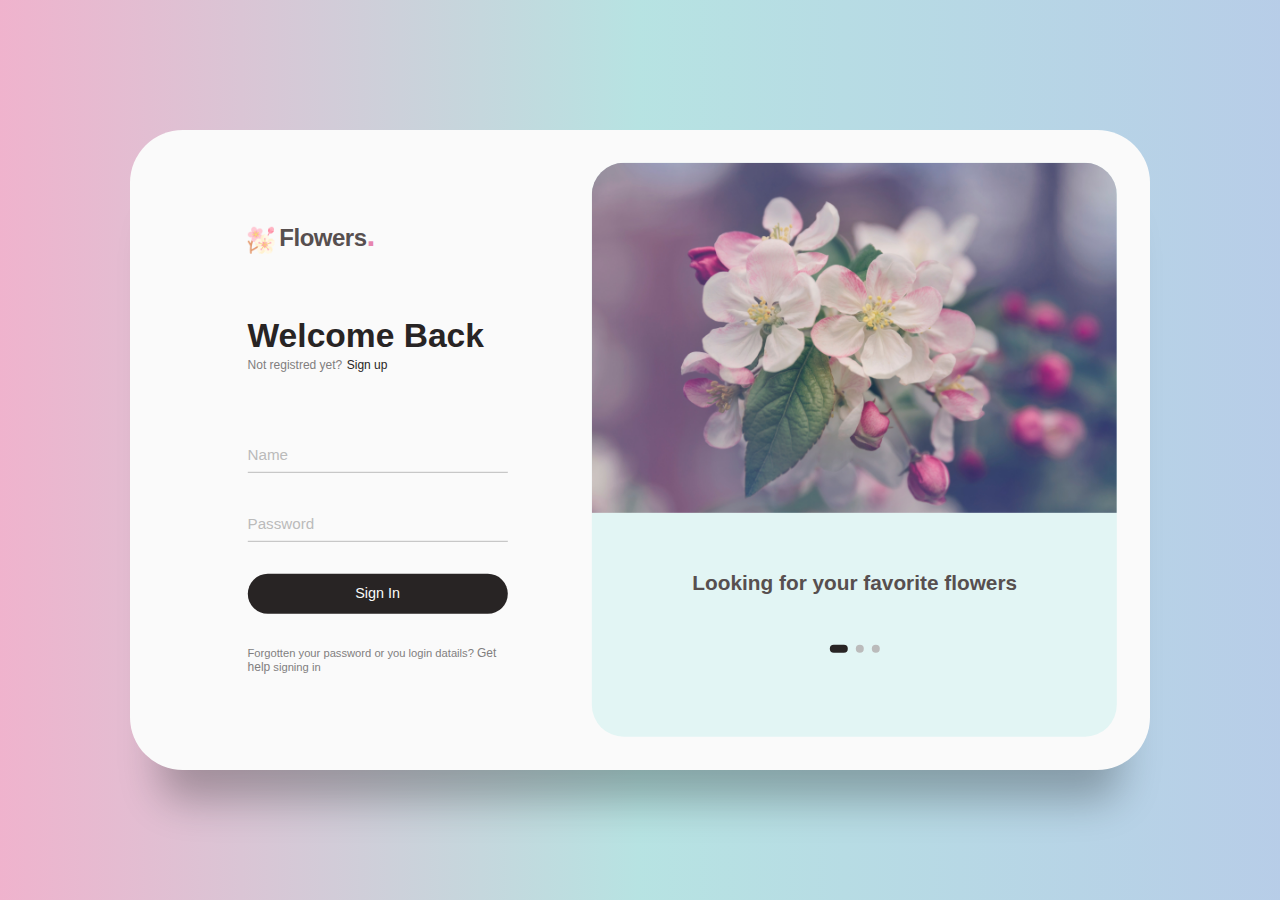
<file: signup/index.html>
<!DOCTYPE html>
<html lang="en">
  <head>
    <meta charset="UTF-8" />
    <meta http-equiv="X-UA-Compatible" content="IE=edge" />
    <meta name="viewport" content="width=device-width, initial-scale=1.0" />
    <title>Sing in & Sign up Form</title>
    <link rel="stylesheet" href="style.css" />
    <link rel="shortcut icon" href="../img/rose.png" type="image/x-icon" />
    <link
      rel="stylesheet"
      href="https://cdnjs.cloudflare.com/ajax/libs/font-awesome/6.2.1/css/all.min.css"
    />
  </head>

  <body>
    <!-- start MAIN -->
    <main>
      <div class="box">
        <div class="inner-box">
          <div class="forms-wrap">
            <!-- 1 form SIGN IN -->

            <form action="index.html" autocomplete="off" class="sign-in-form">
              <div class="logo">
                <img src="../img/logo.png" alt="easyclass" />
                <h4>Flowers<span>.</span></h4>
              </div>

              <div class="heading">
                <h2>Welcome Back</h2>
                <h6>Not registred yet?</h6>
                <a href="#" class="toggle">Sign up</a>
              </div>

              <!-- 1 name -->

              <div class="actual-form">
                <div class="input-wrap">
                  <input
                    type="text"
                    minlength="4"
                    class="input-field"
                    autocomplete="off"
                    required
                  />
                  <label>Name</label>
                </div>

                <!-- 2 password -->

                <div class="input-wrap">
                  <input
                    type="password"
                    minlength="4"
                    class="input-field"
                    autocomplete="off"
                    required
                  />
                  <label>Password</label>
                </div>

                <!-- <input type="submit" value="Sign In" class="sign-btn"/> -->
                <div class="sign-btn-n">
                  <a href="../index.html" class="sign-btn">Sign In</a>
                </div>
                <!-- <a href="../home/index.html"><button type="submit" class="sign-btn" >Sign In</button></a> -->
                <!-- <a href="../home/index.html" class="sign-btn">Sign In</a> -->

                <p class="text">
                  Forgotten your password or you login datails?
                  <a href="./pass.html" class="toggle">Get help</a> signing in
                </p>
              </div>
            </form>

            <!-- 2 form SIGN UP-->

            <form action="index.html" autocomplete="off" class="sign-up-form">
              <div class="logo">
                <img src="../img/logo.png" alt="easyclass" />
                <h4>Flowers<span>.</span></h4>
              </div>

              <div class="heading">
                <h2>Get Started</h2>
                <h6>Already have an account?</h6>
                <a href="#" class="toggle">Sign in</a>
              </div>

              <div class="actual-form">
                <div class="input-wrap">
                  <input
                    type="text"
                    minlength="4"
                    class="input-field"
                    autocomplete="off"
                    required
                  />
                  <label>Name</label>
                </div>

                <div class="input-wrap">
                  <input
                    type="email"
                    class="input-field"
                    autocomplete="off"
                    required
                  />
                  <label>Email</label>
                </div>

                <div class="input-wrap">
                  <input
                    type="password"
                    minlength="4"
                    class="input-field"
                    autocomplete="off"
                    required
                  />
                  <label>Password</label>
                </div>

                <input type="submit" value="Sign Up" class="sign-btn" />

                <p class="text">
                  By signing up, I agree to the
                  <a href="#">Terms of Services</a> and
                  <a href="#">Privacy Policy</a>
                </p>
              </div>
            </form>
          </div>

          <!-- Carousel of images -->

          <div class="carousel">
            <div class="images-wrapper">
              <img src="../img/img-13.jpg" class="image img-1 show" alt="" />
              <img src="../img/img-15.jpg" class="image img-2" alt="" />
              <img src="../img/img-12.jpg" class="image img-3" alt="" />
            </div>

            <div class="text-slider">
              <div class="text-wrap">
                <div class="text-group">
                  <h2>Looking for your favorite flowers</h2>
                  <h2>Add them to your favorites</h2>
                  <h2>Share it with your friends</h2>
                </div>
              </div>

              <div class="bullets">
                <span class="active" data-value="1"></span>
                <span data-value="2"></span>
                <span data-value="3"></span>
              </div>
            </div>
          </div>
        </div>
      </div>
    </main>

    <!-- JavaScript FILE -->
    <script src="./index.js"></script>
  </body>
</html>
</file>
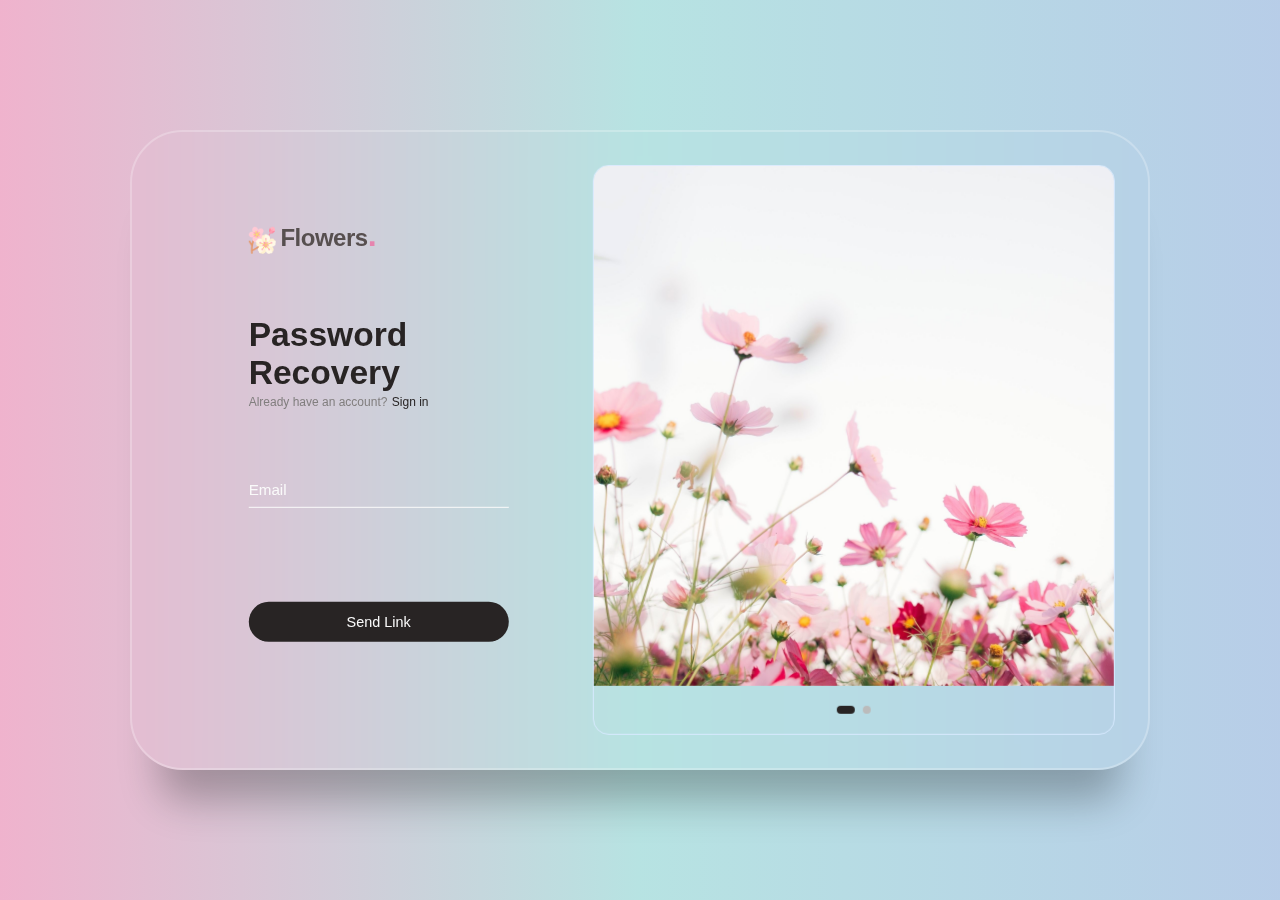
<file: signup/pass.html>
<!DOCTYPE html>
<html lang="en">
  <head>
    <meta charset="UTF-8" />
    <meta http-equiv="X-UA-Compatible" content="IE=edge" />
    <meta name="viewport" content="width=device-width, initial-scale=1.0" />
    <title>Password recovery</title>
    <link rel="stylesheet" href="./styles.css" />
    <link rel="preconnect" href="https://fonts.googleapis.com" />
    <link rel="shortcut icon" href="../img/rose.png" type="image/x-icon" />
    <link
      rel="preconnect"
      <link
      rel="stylesheet"
      href="https://cdnjs.cloudflare.com/ajax/libs/font-awesome/6.2.1/css/all.min.css"
    />
  </head>
  <body>
    <main>
      <div class="box">
        <div class="inner-box">
          <div class="forms-wrap">
            <!-- 3 form PASSWORD RECOVERY-->
            <form
              action="index.html"
              autocomplete="off"
              class="pass-recovery-form"
            >
              <div class="logo">
                <img src="../img/logo.png" alt="easyclass" />
                <h4>Flowers<span>.</span></h4>
              </div>

              <div class="heading">
                <h2>Password Recovery</h2>
                <h6>Already have an account?</h6>
                <a href="index.html" class="toggle">Sign in</a>
              </div>

              <div class="input-wrap">
                <input
                  type="email"
                  class="input-field"
                  autocomplete="off"
                  required
                />
                <label>Email</label>
              </div>

              <input type="submit" value="Send Link" class="sign-btn" />
            </form>
          </div>

          <!-- Carousel of images -->

          <div class="carousel-pass">
            <div class="images-wrapper">
              <img src="../img/img-17.jpg" class="image img-1 show" alt="" />
              <img src="../img/img-18.jpg" class="image img-2" alt="" />
            </div>

            <div class="text-slider">
              <div class="text-wrap">
                <!-- <div class="text-group">
                  <h2>Looking for your favorite flowers</h2>
                  <h2>Add them to your favorites</h2>
                  <h2>Share it with your friends</h2>
                </div> -->
              </div>

              <div class="bullets">
                <span class="active" data-value="1"></span>
                <span data-value="2"></span>
              </div>
            </div>
          </div>
        </div>
      </div>
    </main>

    <!-- JavaScript FILE -->
    <script src="./pass.js"></script>
  </body>
</html>
</file>
<file: signup/style.css>
:root {
  --pink: #e684ae;
  --blue: #77a1d3;
  --green: #79cbca;
  --white: #fafafa;
  --pink-white: #ffe4f0;
  --blue-white: #d8eaff;
  --green-white: #e2f5f4;
  --a: #bbb;
  --b: #282424;
  --c: #3c3a3a;
  --d: #574f4f;
  --e: #817e7e;
  --f: #ffffff40;
}

*,
*::before,
*::after {
  padding: 0;
  margin: 0;
  box-sizing: border-box;
}

body,
input {
  font-family: Verdana, Geneva, Tahoma, sans-serif;
}

main {
  width: 100%;
  min-height: 100vh;
  overflow: hidden;
  /* background-color: var(--green); */
  box-shadow: 0 0.5rem 1rem rgba(0, 0, 0, 0.1);
  background: -webkit-linear-gradient(
    to right,
    hsla(334, 66%, 71%, 0.62),
    hsla(179, 44%, 64%, 0.546),
    hsla(213, 51%, 65%, 0.532)
  );
  background: linear-gradient(
    to right,
    hsla(334, 66%, 71%, 0.62),
    hsla(179, 44%, 64%, 0.546),
    hsla(213, 51%, 65%, 0.532)
  );

  padding: 2rem;
  display: flex;
  align-items: center;
  justify-content: center;
}

.box {
  position: relative;
  width: 100%;
  max-width: 1020px;
  height: 640px;
  background-color: var(--white);
  border-radius: 3.3rem;
  box-shadow: 0 60px 40px -30px rgba(0, 0, 0, 0.27);
}

.inner-box {
  position: absolute;
  width: calc(100% - 4.1rem);
  height: calc(100% - 4.1rem);
  top: 50%;
  left: 50%;
  transform: translate(-50%, -50%);
}

.forms-wrap {
  position: absolute;
  height: 100%;
  width: 45%;
  top: 0;
  left: 0;
  display: grid;
  grid-template-columns: 1fr;
  grid-template-rows: 1fr;
  transition: 0.8s ease-in-out;
}

form {
  max-width: 260px;
  width: 100%;
  margin: 0 auto;
  height: 100%;
  display: flex;
  flex-direction: column;
  justify-content: space-evenly;
  grid-column: 1 / 2;
  grid-row: 1 / 2;
  transition: opacity 0.02s 0.4s;
}

form.sign-up-form {
  opacity: 0;
  pointer-events: none;
}

/* PASSWORD RECOVERY */
/* form.pass-recovery-form {
  opacity: 0;
  pointer-events: none;
} */

.logo {
  display: flex;
  align-items: center;
}

.logo img {
  width: 27px;
  margin-right: 0.3rem;
}

.logo span {
  font-size: 2rem;
  color: var(--pink);
}

.logo h4 {
  font-size: 1.5rem;
  margin-top: -9px;
  letter-spacing: -0.5px;
  color: var(--d);
}

.heading h2 {
  font-size: 2.1rem;
  font-weight: 600;
  color: var(--b);
}

.heading h6 {
  color: var(--e);
  font-weight: 400;
  font-size: 0.75rem;
  display: inline;
}

.toggle {
  color: var(--b);
  text-decoration: none;
  font-size: 0.75rem;
  font-weight: 500;
  transition: 0.3s;
}

.toggle:hover {
  color: var(--pink);
}

.input-wrap {
  position: relative;
  height: 37px;
  margin-bottom: 2rem;
}

.input-field {
  position: absolute;
  width: 100%;
  height: 100%;
  background: none;
  border: none;
  outline: none;
  /* #bbb */
  border-bottom: 1px solid var(--a);
  padding: 0;
  font-size: 0.95rem;
  color: var(--b);
  transition: 0.4s;
}

label {
  position: absolute;
  left: 0;
  top: 50%;
  transform: translateY(-50%);
  font-size: 0.95rem;
  color: var(--a);
  pointer-events: none;
  transition: 0.4s;
}

.input-field.active {
  border-bottom-color: var(--b);
}

.input-field.active + label {
  font-size: 0.75rem;
  top: -2px;
}

/* button */
.sign-btn {
  display: inline-block;
  width: 100%;
  height: 40px;
  background-color: var(--b);
  color: var(--white);
  border: none;
  cursor: pointer;
  border-radius: 2rem;
  font-size: 0.9rem;
  margin-bottom: 2rem;
  transition: 0.3s;

  /* text-decoration: none;
  text-align: center;
  justify-content: center; */
  /* padding: 5%; */
}

.sign-btn-n a {
  padding: 4%;
  text-decoration: none;
  text-align: center;
  justify-content: center;
}

.sign-btn:hover {
  background-color: var(--pink);
}

.sign-btn a {
  justify-content: center;
}

.text {
  color: var(--e);
  font-size: 0.7rem;
}
/* ------------- */
.text a {
  color: var(--e);
  transition: 0.3s;
  font-weight: 500;
  font-size: 0.75rem;

  text-align: center;
  justify-content: center;
}

.text a:hover {
  color: var(--pink);
}

main.sign-up-mode form.sign-in-form {
  opacity: 0;
  pointer-events: none;
}

/* PASSWORD RECOVERY */

main.sign-up-mode form.pass-recovery-form {
  opacity: 1;
  pointer-events: all;
}

main.sign-up-mode form.sign-up-form {
  opacity: 1;
  pointer-events: all;
}

main.sign-up-mode .forms-wrap {
  left: 55%;
}

main.sign-up-mode .carousel {
  left: 0%;
}

.carousel {
  position: absolute;
  height: 100%;
  width: 55%;
  left: 45%;
  top: 0;
  background-color: var(--green-white);
  border-radius: 2rem;
  display: grid;
  /* 1fr */
  grid-template-rows: auto 1fr;
  padding-bottom: 2rem;
  overflow: hidden;
  transition: 0.8s ease-in-out;
}

/* PASSWORD */
.carousel-pass {
  position: absolute;
  height: 100%;
  width: 55%;
  left: 45%;
  top: 0;
  background-color: var(--blue-white);
  /* 1 */
  border-radius: 0.5rem;
  display: grid;
  /* 1fr */
  grid-template-rows: auto 1fr;
  /* 2 */
  padding-bottom: 1rem;
  overflow: hidden;
  transition: 0.8s ease-in-out;
}

.images-wrapper {
  display: grid;
  grid-template-columns: 1fr;
  grid-template-rows: 1fr;
}

.image {
  width: 100%;
  grid-column: 1/2;
  grid-row: 1/2;
  opacity: 0;
  transition: opacity 0.3s, transform 0.5s;
}

.img-1 {
  transform: translate(0, -50px);
}

.img-2 {
  transform: scale(0.4, 0.5);
}

.img-3 {
  transform: scale(0.3) rotate(-20deg);
}

.image.show {
  opacity: 1;
  transform: none;
}

.text-slider {
  display: flex;
  align-items: center;
  justify-content: center;
  flex-direction: column;
}

.text-wrap {
  max-height: 2.5rem;
  overflow: hidden;
  margin-bottom: 2.5rem;
}

.text-group {
  display: flex;
  flex-direction: column;
  text-align: center;
  transform: translateY(0);
  transition: 0.5s;
}

.text-group h2 {
  line-height: 2.2rem;
  font-weight: 700;
  font-size: 1.3rem;
  color: var(--d);
}

.bullets {
  display: flex;
  align-items: center;
  justify-content: center;
}

.bullets span {
  display: block;
  width: 0.5rem;
  height: 0.5rem;
  background-color: var(--a);
  margin: 0 0.25rem;
  border-radius: 50%;
  cursor: pointer;
  transition: 0.3s;
}

.bullets span.active {
  width: 1.1rem;
  background-color: var(--b);
  border-radius: 1rem;
}

@media (max-width: 850px) {
  .box {
    height: auto;
    max-width: 550px;
    overflow: hidden;
  }

  .inner-box {
    position: static;
    transform: none;
    width: revert;
    height: revert;
    padding: 2rem;
  }

  .forms-wrap {
    position: revert;
    width: 100%;
    height: auto;
  }

  form {
    max-width: revert;
    padding: 1.5rem 2.5rem 2rem;
    transition: transform 0.8s ease-in-out, opacity 0.45s linear;
  }

  .heading {
    margin: 2rem 0;
  }

  form.sign-up-form {
    transform: translateX(100%);
  }

  main.sign-up-mode form.sign-in-form {
    transform: translateX(-100%);
  }

  main.sign-up-mode form.sign-up-form {
    transform: translateX(0%);
  }

  .sign-btn-n a {
    padding: 2%;
    text-decoration: none;
    text-align: center;
    justify-content: center;
  }

  .carousel {
    position: revert;
    height: auto;
    width: 100%;
    padding: 3rem 2rem;
    display: flex;
  }

  .images-wrapper {
    display: none;
  }

  .text-slider {
    width: 100%;
  }
}

@media (max-width: 530px) {
  main {
    padding: 1rem;
  }

  .box {
    border-radius: 2rem;
  }

  .sign-btn-n a {
    padding: 2%;
    text-decoration: none;
    text-align: center;
    justify-content: center;
  }

  .inner-box {
    padding: 1rem;
  }

  .carousel {
    padding: 1.5rem 1rem;
    border-radius: 1.6rem;
  }

  .text-wrap {
    margin-bottom: 1rem;
  }

  .text-group h2 {
    font-size: 1.2rem;
  }

  form {
    padding: 1rem 2rem 1.5rem;
  }
}
</file>
<file: signup/styles.css>
:root {
  --pink: #e684ae;
  --blue: #77a1d3;
  --green: #79cbca;
  --white: #fafafa;
  --pink-white: #ffe4f0;
  --blue-white: #d8eaff;
  --green-white: #e2f5f47c;
  --a: #bbb;
  --b: #282424;
  --c: #3c3a3a;
  --d: #574f4f;
  --e: #817e7e;
  --f: #ffffff40;
  /* desenfoque blur */
  --blur: blur(10px);
  --button-hover-color: hsla(0, 0%, 0%, 0.3);
}

*,
*::before,
*::after {
  padding: 0;
  margin: 0;
  box-sizing: border-box;
}

body,
input {
  font-family: Verdana, Geneva, Tahoma, sans-serif;
}

body,
input {
  font-family: Verdana, Geneva, Tahoma, sans-serif;
}

main {
  width: 100%;
  min-height: 100vh;
  overflow: hidden;
  /* background-color: var(--green); */
  box-shadow: 0 0.5rem 1rem rgba(0, 0, 0, 0.1);
  background: -webkit-linear-gradient(
    to right,
    hsla(334, 66%, 71%, 0.62),
    hsla(179, 44%, 64%, 0.546),
    hsla(213, 51%, 65%, 0.532)
  );
  background: linear-gradient(
    to right,
    hsla(334, 66%, 71%, 0.62),
    hsla(179, 44%, 64%, 0.546),
    hsla(213, 51%, 65%, 0.532)
  );

  padding: 2rem;
  display: flex;
  align-items: center;
  justify-content: center;
}

.box {
  position: relative;
  width: 100%;
  max-width: 1020px;
  height: 640px;
  /* background-color: var(--white); */
  border-radius: 3.3rem;
  box-shadow: 0 60px 40px -30px rgba(0, 0, 0, 0.27);

  border-color: var(--green-white);
  /* 1px */
  border: 2px solid var(--f);
  /* padding: 40px 50px;
  border-radius: 20px; */
  backdrop-filter: var(--blur);
}

.inner-box {
  position: absolute;
  width: calc(100% - 4.1rem);
  height: calc(100% - 4.1rem);
  top: 50%;
  left: 50%;
  transform: translate(-50%, -50%);
}

.forms-wrap {
  position: absolute;
  height: 100%;
  width: 45%;
  top: 0;
  left: 0;
  display: grid;
  grid-template-columns: 1fr;
  grid-template-rows: 1fr;
  transition: 0.8s ease-in-out;
}

form {
  max-width: 260px;
  width: 100%;
  margin: 0 auto;
  height: 100%;
  display: flex;
  flex-direction: column;
  justify-content: space-evenly;
  grid-column: 1 / 2;
  grid-row: 1 / 2;
  transition: opacity 0.02s 0.4s;
}

.form_content {
  /* width: 100%; */
  width: 50%;
  height: 80%;
  min-width: 450px;
  position: relative;
  z-index: 1;
}

/* PASSWORD RECOVERY */
/* form.pass-recovery-form {
  opacity: 0;
  pointer-events: none;
} */

.logo {
  display: flex;
  align-items: center;
}

.logo img {
  width: 27px;
  margin-right: 0.3rem;
}

.logo span {
  font-size: 2rem;
  color: var(--pink);
}

.logo h4 {
  font-size: 1.5rem;
  margin-top: -9px;
  letter-spacing: -0.5px;
  color: var(--d);
}

.heading h2 {
  font-size: 2.1rem;
  font-weight: 600;
  color: var(--b);
}

.heading h6 {
  color: var(--e);
  font-weight: 400;
  font-size: 0.75rem;
  display: inline;
}

.toggle {
  color: var(--b);
  text-decoration: none;
  font-size: 0.75rem;
  font-weight: 500;
  transition: 0.3s;
}

.toggle:hover {
  color: var(--pink);
}

.input-wrap {
  position: relative;
  height: 37px;
  margin-bottom: 2rem;
}

.input-field {
  position: absolute;
  width: 100%;
  height: 100%;
  background: none;
  border: none;
  outline: none;
  /* #bbb */
  border-bottom: 1px solid var(--white);
  padding: 0;
  font-size: 0.95rem;
  color: var(--b);
  transition: 0.4s;
}

label {
  position: absolute;
  left: 0;
  top: 50%;
  transform: translateY(-50%);
  font-size: 0.95rem;
  color: var(--white);
  pointer-events: none;
  transition: 0.4s;
}

.input-field.active {
  border-bottom-color: var(--e);
}

.input-field.active + label {
  font-size: 0.75rem;
  top: -2px;
}

.sign-btn {
  display: inline-block;
  width: 100%;
  height: 40px;
  background-color: var(--b);
  color: var(--white);
  border: none;
  cursor: pointer;
  border-radius: 2rem;
  font-size: 0.9rem;
  margin-bottom: 2rem;
  transition: 0.3s;
}

.sign-btn:hover {
  background-color: var(--pink);
}

.text {
  color: var(--e);
  font-size: 0.7rem;
}
/* ------------- */
.text a {
  color: var(--e);
  transition: 0.3s;
  font-weight: 500;
  font-size: 0.75rem;
}

.text a:hover {
  color: var(--pink);
}

main.sign-up-mode form.sign-in-form {
  opacity: 0;
  pointer-events: none;
}

/* PASSWORD RECOVERY */

main.sign-up-mode form.pass-recovery-form {
  opacity: 1;
  pointer-events: all;
}

main.sign-up-mode form.sign-up-form {
  opacity: 1;
  pointer-events: all;
}

main.sign-up-mode .forms-wrap {
  left: 55%;
}

main.sign-up-mode .carousel {
  left: 0%;
}

/* PASSWORD */
.carousel-pass {
  position: absolute;
  height: 100%;
  width: 55%;
  left: 45%;
  top: 0;
  /* background-color: var(--blue-white); */
  border-radius: 1rem;
  display: grid;
  /* 1fr */
  grid-template-rows: auto 1fr;
  padding-bottom: 0.5rem;
  overflow: hidden;
  transition: 0.8s ease-in-out;

  border-color: var(--blue);
  border: 1px solid var(--blue-white);
  /* padding: 40px 50px;
  border-radius: 20px; */
  backdrop-filter: var(--blur);
}

.images-wrapper {
  display: grid;
  grid-template-columns: 1fr;
  grid-template-rows: 1fr;
  /* align-items: stretch; */
}

.image {
  width: 100%;
  grid-column: 1/2;
  grid-row: 1/2;
  opacity: 0;
  transition: opacity 0.3s, transform 0.5s;
}

/* PASSWORD */
.img-1 {
  transform: translate(0, -50px);
}

.img-2 {
  transform: scale(0.4, 0.5);
}

.image.show {
  opacity: 1;
  transform: none;
}

.text-slider {
  display: flex;
  align-items: center;
  justify-content: center;
  flex-direction: column;
}

.text-wrap {
  max-height: 0.5rem;
  overflow: hidden;
  margin-bottom: 0.5rem;
}

/* .text-group {
  display: flex;
  flex-direction: column;
  text-align: center;
  transform: translateY(0);
  transition: 0.5s;
} */

/* .text-group h2 {
  line-height: .8rem;
  font-weight: 20;
  font-size: .2rem;
  color: var(--d);
} */

.bullets {
  display: flex;
  align-items: center;
  justify-content: center;
}

.bullets span {
  display: block;
  width: 0.5rem;
  height: 0.5rem;
  background-color: var(--a);
  margin: 0 0.25rem;
  border-radius: 50%;
  cursor: pointer;
  transition: 0.3s;
}

.bullets span.active {
  width: 1.1rem;
  background-color: var(--b);
  border-radius: 1rem;
}

@media (max-width: 850px) {
  .box {
    height: auto;
    max-width: 550px;
    overflow: hidden;
  }

  .inner-box {
    position: static;
    transform: none;
    width: revert;
    height: revert;
    padding: 2rem;
  }

  .forms-wrap {
    position: revert;
    width: 100%;
    height: auto;
  }

  form {
    max-width: revert;
    padding: 1.5rem 2.5rem 2rem;
    transition: transform 0.8s ease-in-out, opacity 0.45s linear;
  }

  .heading {
    margin: 2rem 0;
  }

  form.sign-up-form {
    transform: translateX(100%);
  }

  main.sign-up-mode form.sign-in-form {
    transform: translateX(-100%);
  }

  main.sign-up-mode form.sign-up-form {
    transform: translateX(0%);
  }

  .carousel-pass {
    position: absolute;
    border-color: none;
    border: 1px solid var(--blue-white);
    backdrop-filter: none;

    position: revert;
    height: auto;
    width: 100%;
    padding: 3rem 2rem;
    display: flex;
  }

  .images-wrapper {
    display: none;
  }

  .text-slider {
    width: 100%;
    display: flex;
    align-items: center;
    justify-content: center;
    flex-direction: column;
  }
}

@media (max-width: 530px) {
  main {
    padding: 1rem;
  }

  .box {
    border-radius: 2rem;
  }

  .inner-box {
    padding: 1rem;
  }

  .carousel-pass {
    padding: 1.5rem 1rem;
    border-radius: 1.6rem;
  }

  .text-wrap {
    margin-bottom: 1rem;
  }

  .text-group h2 {
    font-size: 1.2rem;
  }

  form {
    padding: 1rem 2rem 1.5rem;
  }
}
</file>
